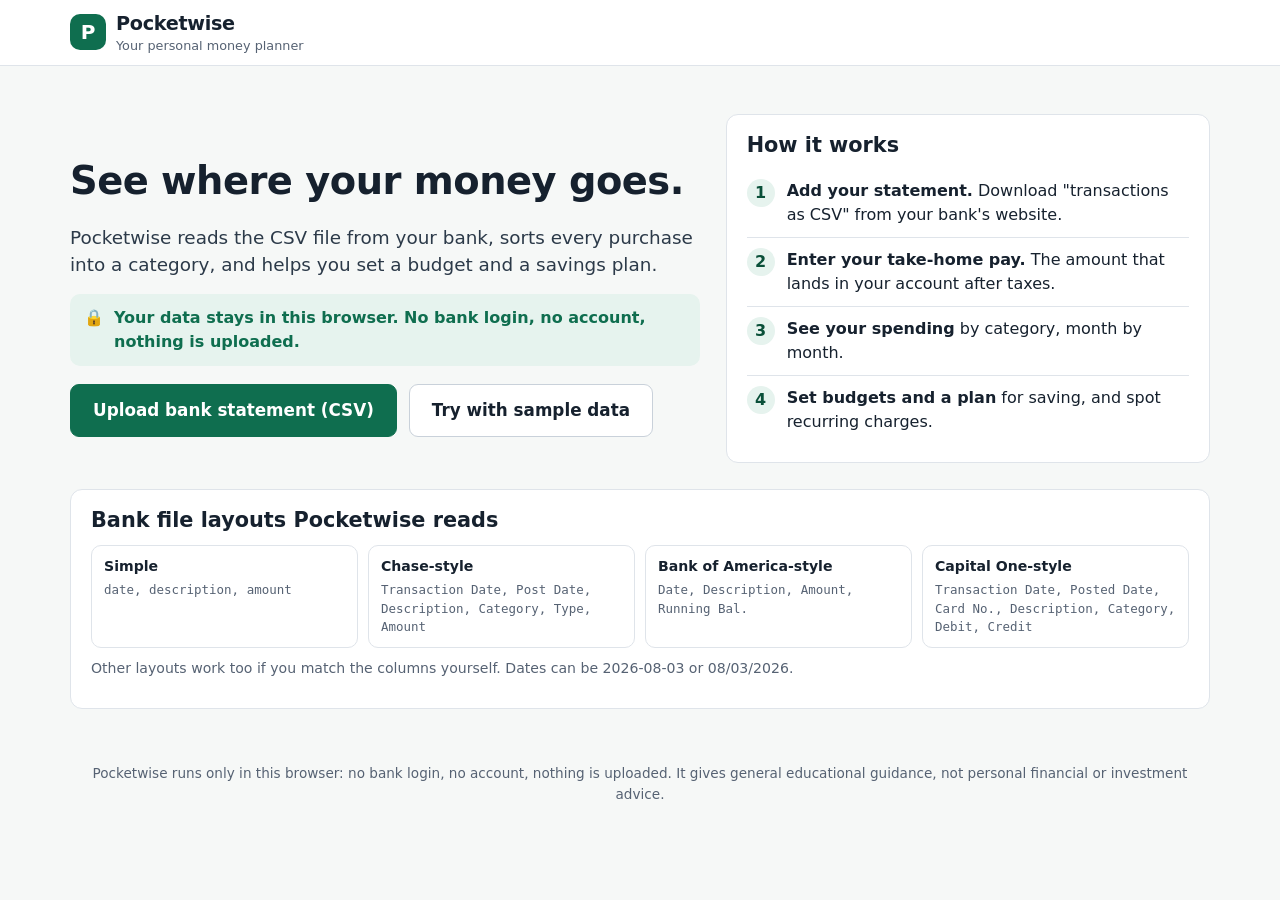
<file: index.html>
<!DOCTYPE html>
<html lang="en">
<head>
<meta charset="UTF-8">
<meta name="viewport" content="width=device-width, initial-scale=1">
<title>Pocketwise: Your personal money planner</title>
<meta name="description" content="Pocketwise sorts your bank-statement CSV into categories, shows where your money went, and helps you budget and save. Runs entirely in your browser.">
<link rel="stylesheet" href="styles.css">
</head>
<body>
<a class="skip-link" href="#view">Skip to main content</a>
<header class="topbar">
  <div class="topbar-inner">
    <a class="brand" href="#welcome" aria-label="Pocketwise home">
      <span class="brand-mark" aria-hidden="true">P</span>
      <span><span class="brand-name">Pocketwise</span><span class="brand-tag">Your personal money planner</span></span>
    </a>
    <div class="topbar-right">
      <span class="badge badge-sample" id="sampleBadge" hidden>Sample data (made up)</span>
      <label class="month-picker" id="monthPickerWrap" hidden>
        <span>Month</span>
        <select id="monthPicker" aria-label="Month shown on every tab"></select>
      </label>
    </div>
  </div>
  <nav class="tabs" id="tabs" aria-label="Main">
    <a href="#dashboard" data-tab="dashboard">Dashboard</a>
    <a href="#transactions" data-tab="transactions">Transactions <span class="count" id="reviewCount" hidden></span></a>
    <a href="#budget" data-tab="budget">Budget</a>
    <a href="#plan" data-tab="plan">Plan</a>
    <a href="#recurring" data-tab="recurring">Recurring</a>
    <a href="#settings" data-tab="settings">Settings</a>
  </nav>
</header>

<main id="view" tabindex="-1">
  <!-- Shown only if the app's files did not load; app.js replaces it when everything works. -->
  <div style="max-width:640px;margin:40px auto;padding:20px 24px;border:2px solid #b42318;border-radius:12px;background:#fdecea;color:#16212e;font:16px/1.5 Segoe UI,Arial,sans-serif">
    <h1 style="margin:0 0 8px;font-size:22px;color:#b42318">Pocketwise could not load its files</h1>
    <p style="margin:0 0 8px">This usually happens when <strong>index.html</strong> is opened from inside the ZIP file, or copied away from its folder.</p>
    <ol style="margin:0;padding-left:20px">
      <li>Right-click the downloaded ZIP and choose <strong>Extract All...</strong>, then click <strong>Extract</strong>.</li>
      <li>Open the extracted folder (keep <strong>index.html</strong>, <strong>styles.css</strong> and the <strong>js</strong> folder together).</li>
      <li>Double-click <strong>index.html</strong>.</li>
    </ol>
  </div>
</main>

<div id="toast" class="toast" role="status" aria-live="polite"></div>
<div id="modalRoot"></div>
<input type="file" id="fileInput" accept=".csv,text/csv,text/plain" hidden>
<input type="file" id="jsonInput" accept=".json,application/json" hidden>

<footer class="footer">
  Pocketwise runs only in this browser: no bank login, no account, nothing is uploaded.
  It gives general educational guidance, not personal financial or investment advice.
</footer>

<!-- Plain script tags (not ES modules) so the app also works when index.html is opened from disk. -->
<script src="js/config.js"></script>
<script src="js/util.js"></script>
<script src="js/import.js"></script>
<script src="js/categorize.js"></script>
<script src="js/income.js"></script>
<script src="js/analysis.js"></script>
<script src="js/budget.js"></script>
<script src="js/planner.js"></script>
<script src="js/recurring.js"></script>
<script src="js/storage.js"></script>
<script src="js/sample-data.js"></script>
<script src="js/app.js"></script>
</body>
</html>
</file>
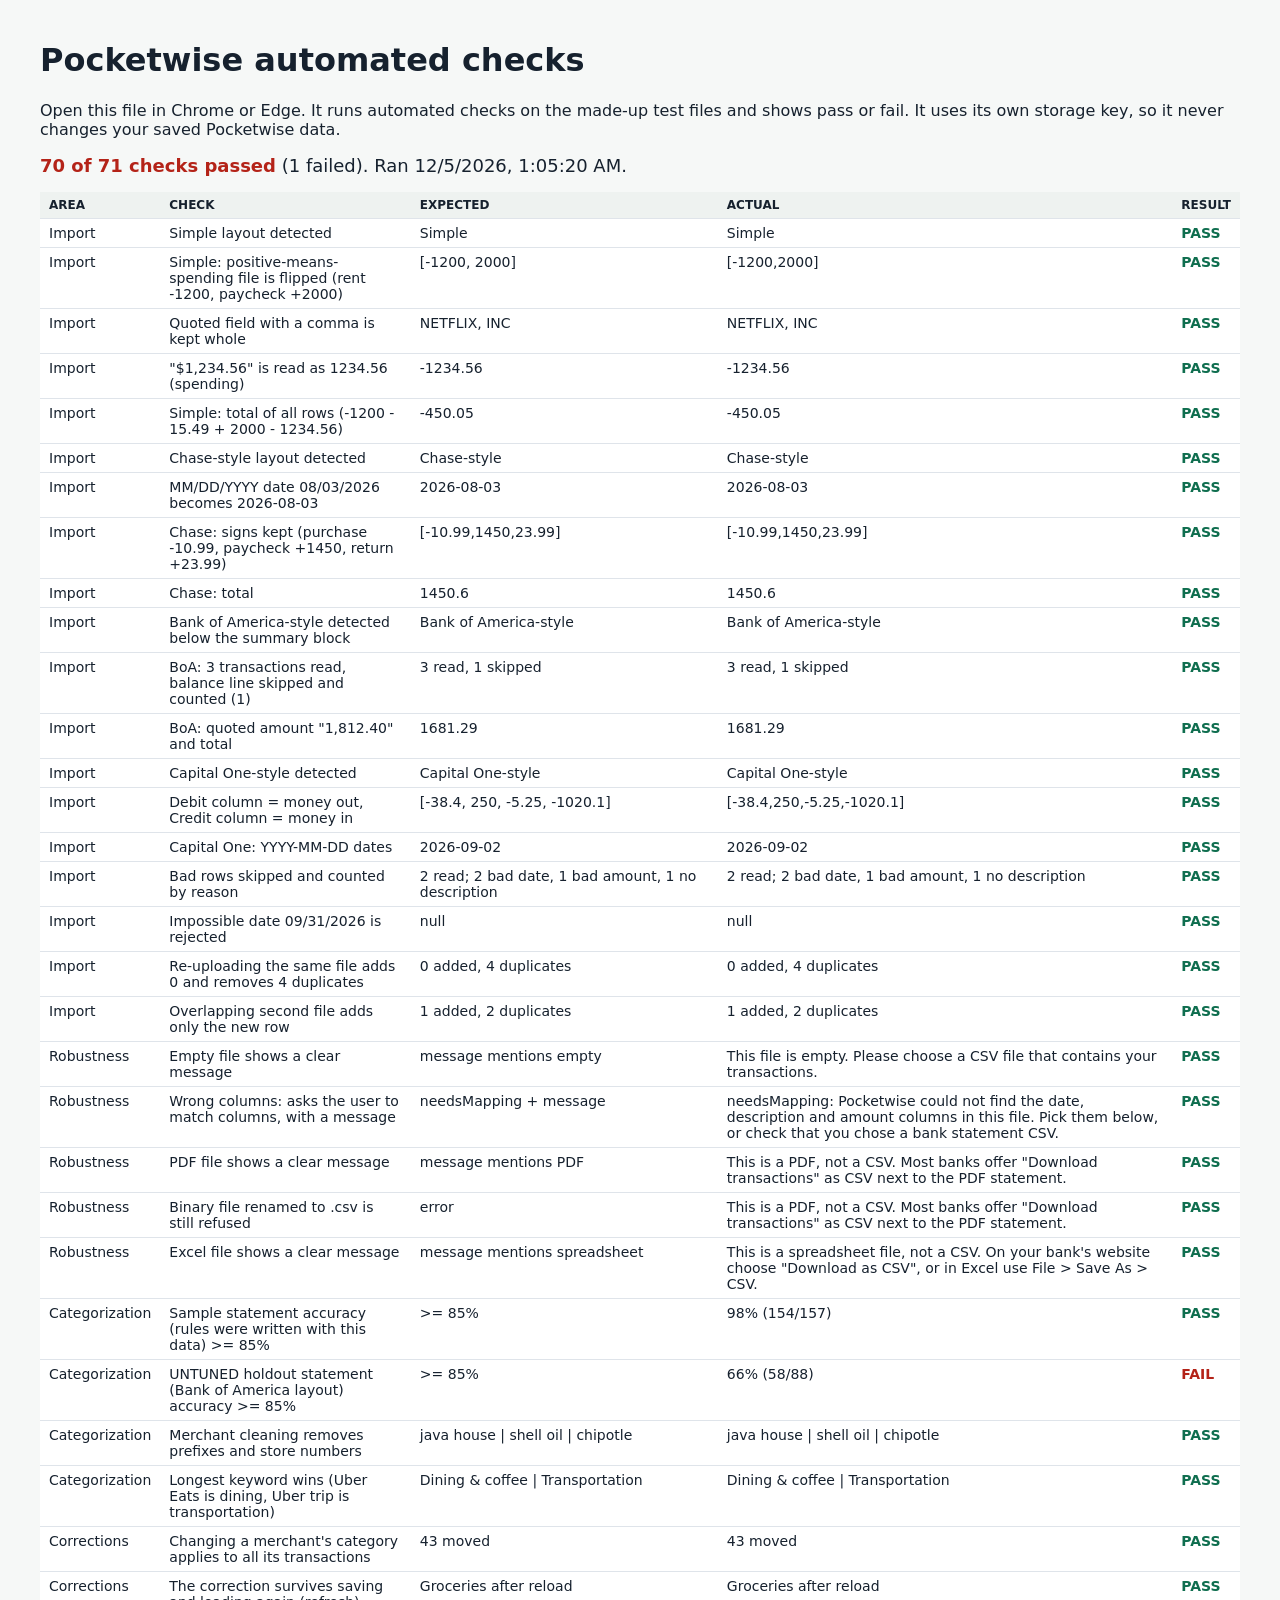
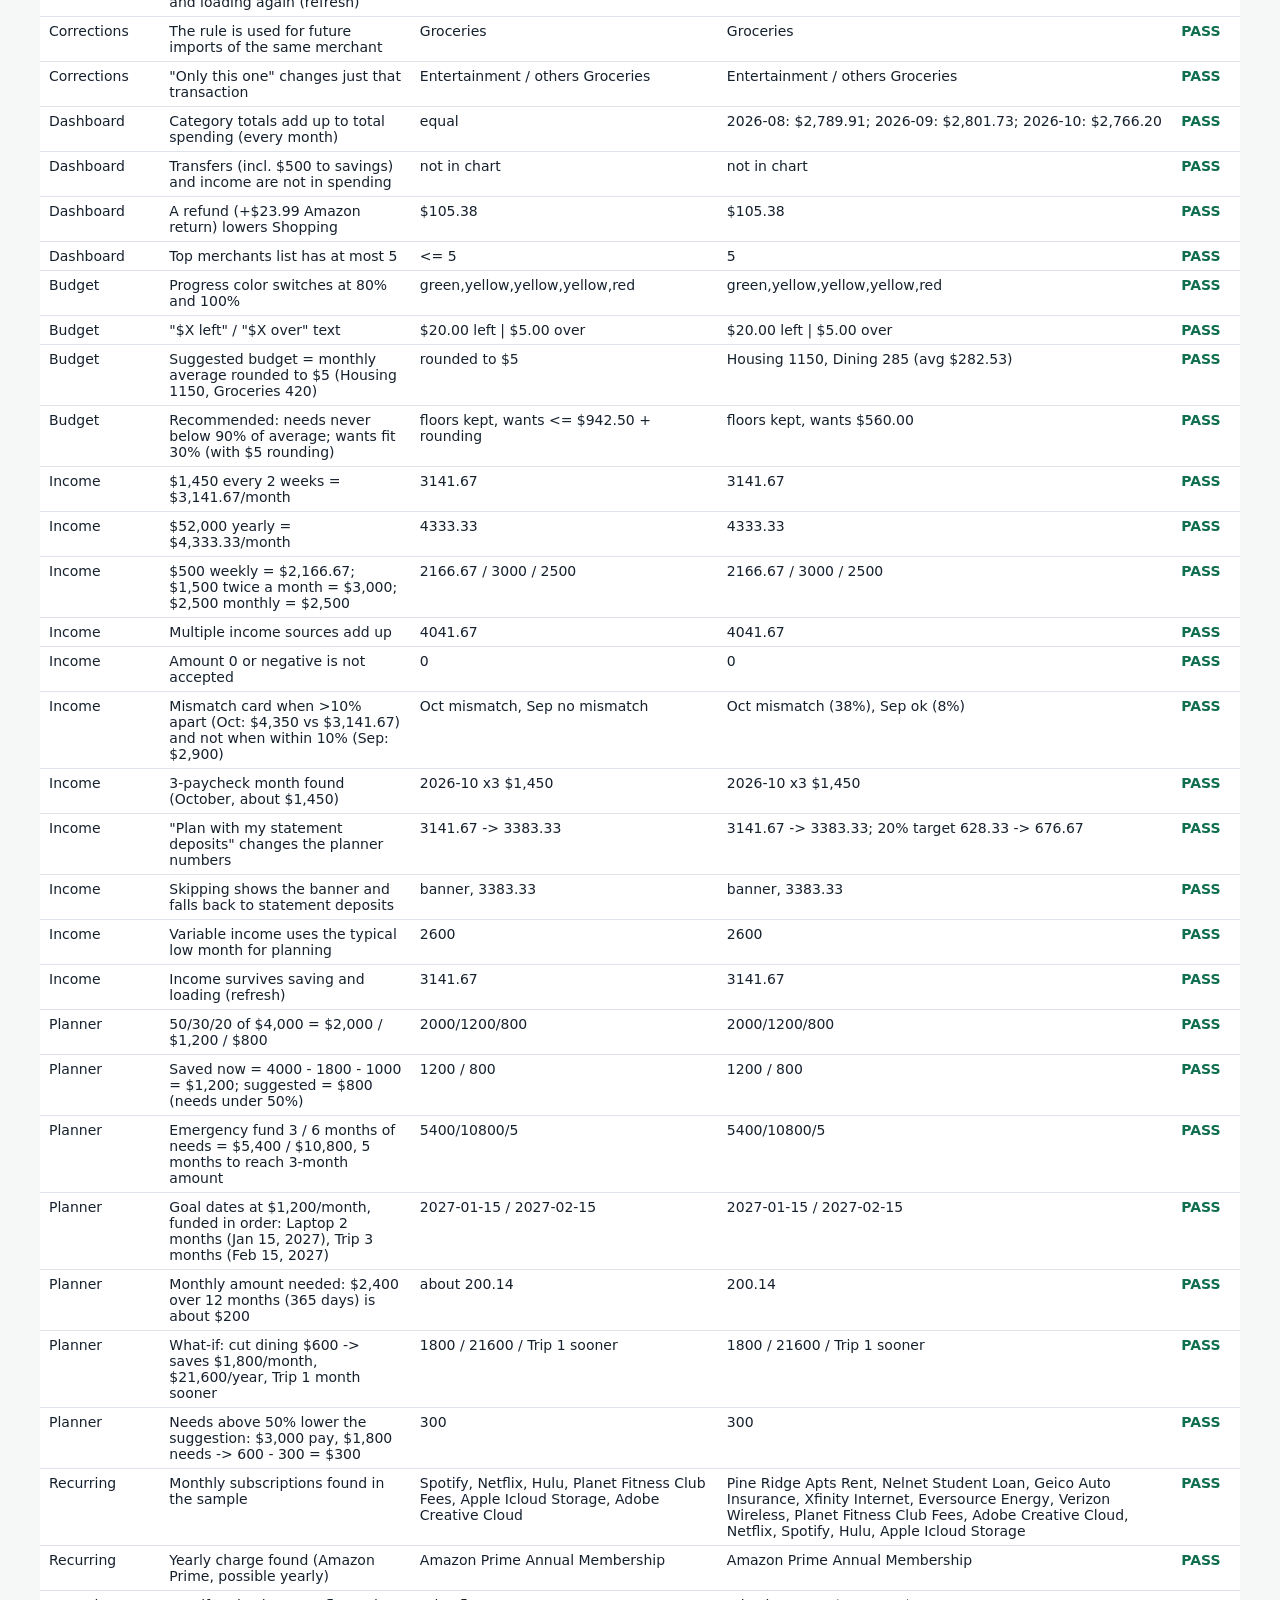
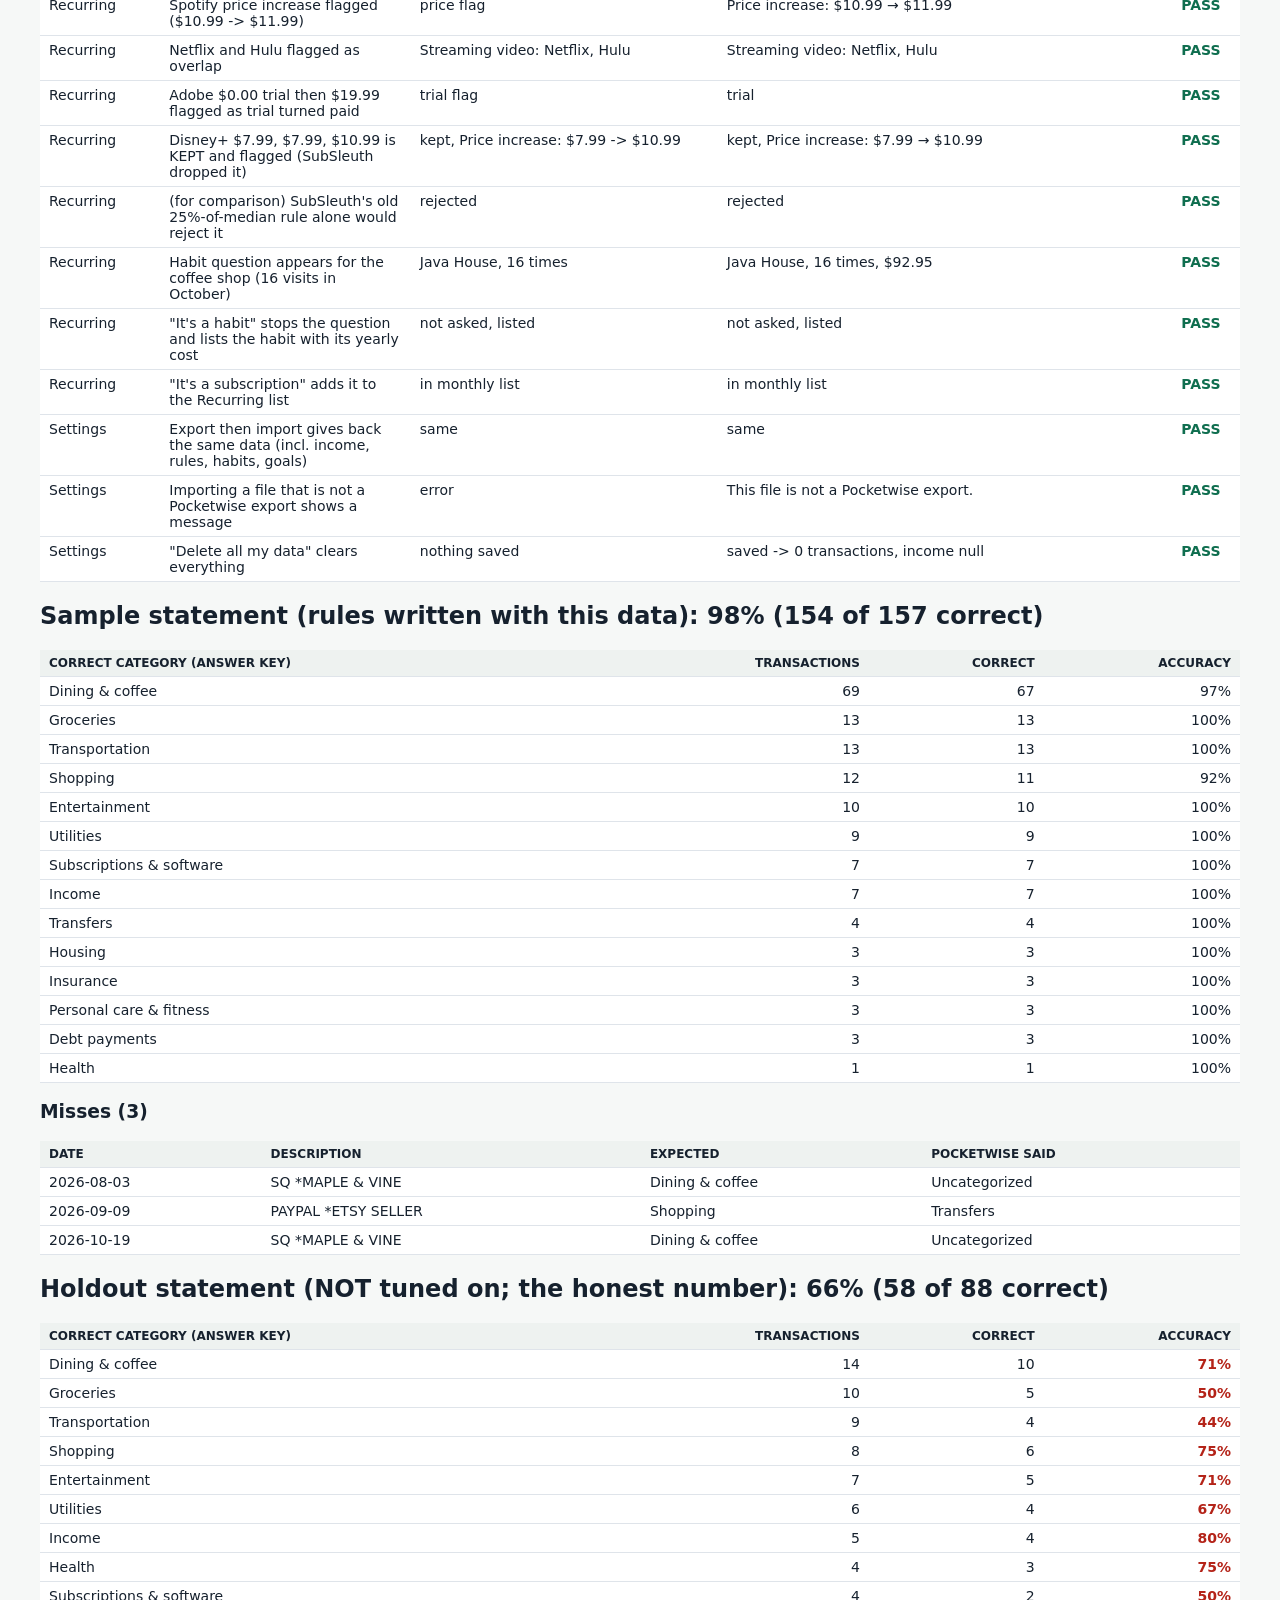
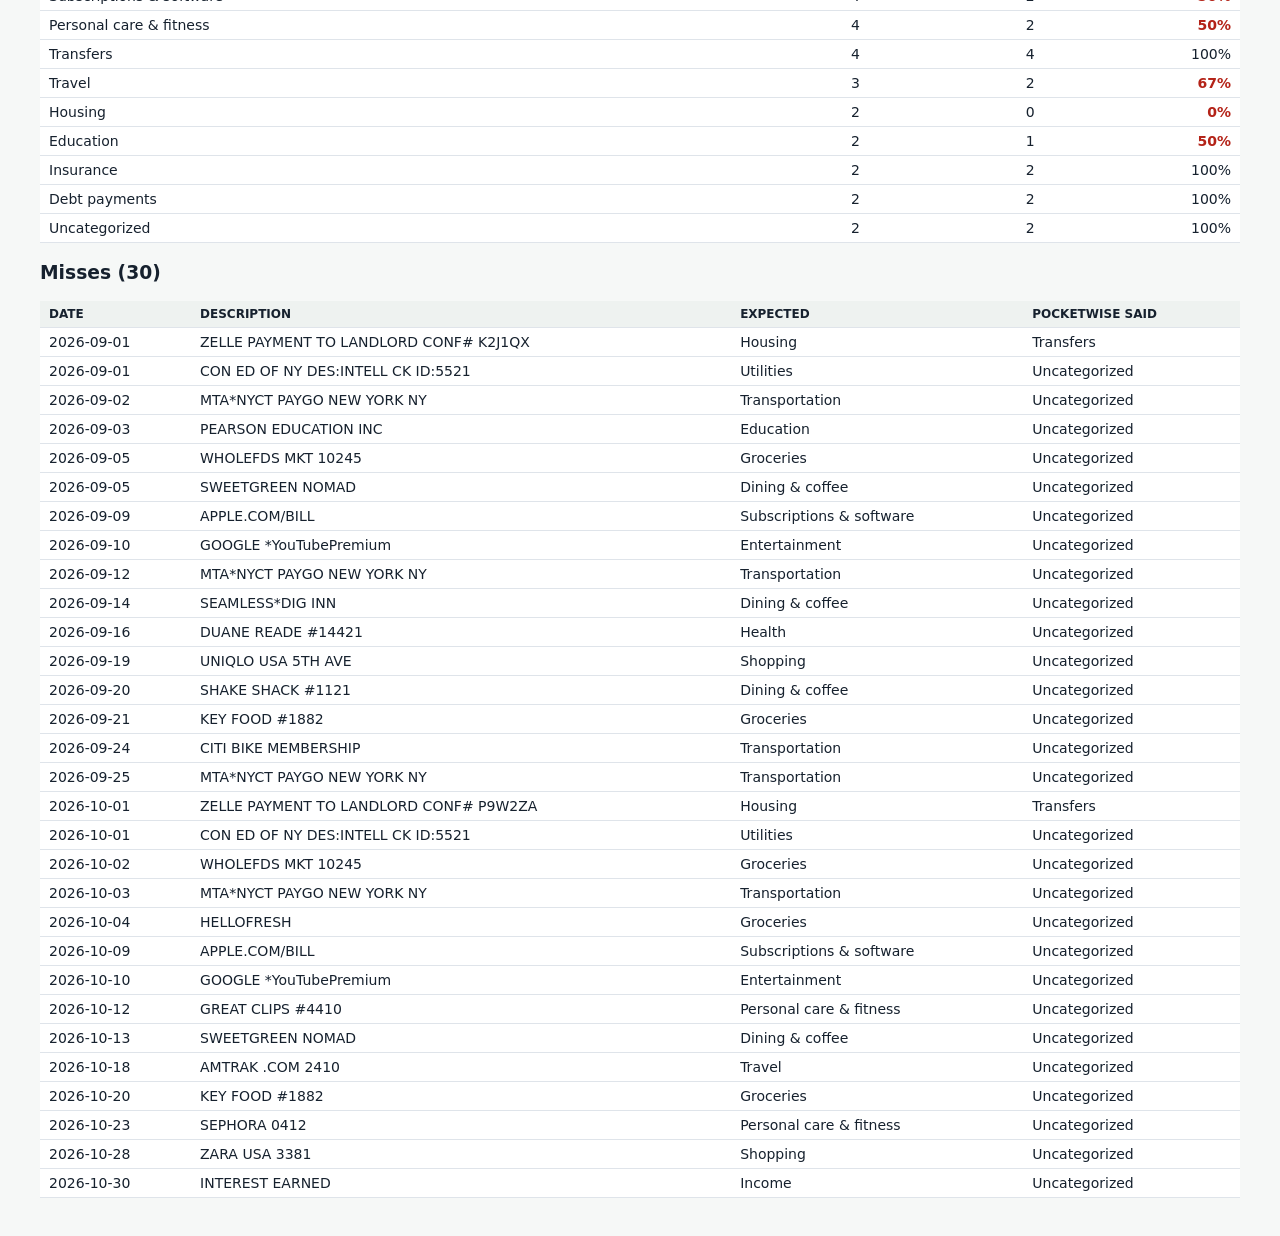
<file: tests/run-tests.html>
<!DOCTYPE html>
<html lang="en">
<head>
<meta charset="UTF-8">
<meta name="viewport" content="width=device-width, initial-scale=1">
<title>Pocketwise automated checks</title>
<style>
  body { font-family: "Segoe UI", system-ui, sans-serif; margin: 0; padding: 20px; color: #16212e; background: #f6f8f7; }
  main { max-width: 1200px; margin: 0 auto; }
  table { width: 100%; border-collapse: collapse; background: #fff; margin-bottom: 18px; font-size: 14px; }
  th, td { text-align: left; padding: 6px 9px; border-bottom: 1px solid #dfe4ea; vertical-align: top; }
  th { background: #eef2f0; font-size: 12px; text-transform: uppercase; }
  .num { text-align: right; }
  .pass { color: #0f6e4f; font-weight: 700; }
  .fail { color: #b42318; font-weight: 700; }
  #summary { font-size: 18px; margin: 10px 0 16px; }
</style>
</head>
<body>
<main>
  <h1>Pocketwise automated checks</h1>
  <p>Open this file in Chrome or Edge. It runs automated checks on the made-up test files and shows pass or fail. It uses its own storage key, so it never changes your saved Pocketwise data.</p>
  <div id="summary">Running...</div>
  <table><thead><tr><th>Area</th><th>Check</th><th>Expected</th><th>Actual</th><th>Result</th></tr></thead><tbody id="results"></tbody></table>
  <div id="accuracy"></div>
</main>
<script src="../js/config.js"></script>
<script src="../js/util.js"></script>
<script src="../js/import.js"></script>
<script src="../js/categorize.js"></script>
<script src="../js/income.js"></script>
<script src="../js/analysis.js"></script>
<script src="../js/budget.js"></script>
<script src="../js/planner.js"></script>
<script src="../js/recurring.js"></script>
<script src="../js/storage.js"></script>
<script src="fixtures.js"></script>
<script src="tests.js"></script>
</body>
</html>
</file>
<file: styles.css>
/* Pocketwise styles. One accent color (deep green); red only for overspending and alerts. */
:root {
  --accent: #0f6e4f;        /* change the accent color here */
  --accent-dark: #0a5039;
  --accent-soft: #e6f3ee;
  --ink: #16212e;
  --muted: #566273;
  --line: #dfe4ea;
  --bg: #f6f8f7;
  --card: #ffffff;
  --red: #b42318;   --red-soft: #fdecea;
  --yellow: #8a5a00; --yellow-bar: #e0a106; --yellow-soft: #fff5db;
  --green: #0f6e4f; --green-bar: #2e9a6f; --green-soft: #e6f3ee;
  --radius: 12px;
}
* { box-sizing: border-box; }
[hidden] { display: none !important; }
html { -webkit-text-size-adjust: 100%; }
body {
  margin: 0; background: var(--bg); color: var(--ink);
  font-family: "Segoe UI", system-ui, -apple-system, Roboto, Helvetica, Arial, sans-serif;
  font-size: 16px; line-height: 1.5;
}
a { color: var(--accent-dark); }
h1, h2, h3 { line-height: 1.25; margin: 0 0 .5em; }
h1 { font-size: 1.9rem; letter-spacing: -.5px; }
h2 { font-size: 1.3rem; }
h3 { font-size: 1.05rem; }
p { margin: 0 0 .8em; }
.skip-link { position: absolute; left: -9999px; }
.skip-link:focus { left: 8px; top: 8px; background: #fff; padding: 8px 12px; z-index: 100; }
:focus-visible { outline: 3px solid #5aa9e6; outline-offset: 2px; }

/* ---------- Top bar and tabs ---------- */
.topbar { background: #fff; border-bottom: 1px solid var(--line); position: sticky; top: 0; z-index: 20; }
.topbar-inner { max-width: 1180px; margin: 0 auto; padding: 10px 20px; display: flex; align-items: center; justify-content: space-between; gap: 12px; flex-wrap: wrap; }
.brand { display: flex; align-items: center; gap: 10px; text-decoration: none; color: var(--ink); }
.brand-mark { width: 36px; height: 36px; border-radius: 10px; background: var(--accent); color: #fff; display: grid; place-items: center; font-weight: 800; font-size: 20px; }
.brand-name { display: block; font-weight: 800; font-size: 1.2rem; letter-spacing: -.3px; }
.brand-tag { display: block; font-size: .8rem; color: var(--muted); margin-top: -3px; }
.topbar-right { display: flex; align-items: center; gap: 10px; flex-wrap: wrap; }
.month-picker { display: flex; align-items: center; gap: 6px; font-size: .9rem; color: var(--muted); font-weight: 600; }
.tabs { max-width: 1180px; margin: 0 auto; padding: 0 12px; display: flex; gap: 2px; overflow-x: auto; scrollbar-width: thin; }
.tabs a { padding: 10px 14px; text-decoration: none; color: var(--muted); font-weight: 600; border-bottom: 3px solid transparent; white-space: nowrap; }
.tabs a:hover { color: var(--ink); }
.tabs a[aria-current="page"] { color: var(--accent-dark); border-bottom-color: var(--accent); }
.tabs .count { display: inline-block; min-width: 20px; padding: 0 6px; border-radius: 999px; background: var(--yellow-soft); color: var(--yellow); font-size: .75rem; text-align: center; }
.tabs.hidden { display: none; }

main { max-width: 1180px; margin: 0 auto; padding: 22px 20px 30px; outline: none; }
main:focus, main:focus-visible { outline: none; }
.footer { max-width: 1180px; margin: 0 auto; padding: 8px 20px 30px; color: var(--muted); font-size: .85rem; text-align: center; }

/* ---------- Building blocks ---------- */
.card { background: var(--card); border: 1px solid var(--line); border-radius: var(--radius); padding: 18px 20px; margin-bottom: 16px; }
.card h2 { display: flex; align-items: baseline; gap: 10px; flex-wrap: wrap; }
.card .sub { color: var(--muted); font-size: .9rem; font-weight: 500; }
.muted { color: var(--muted); }
.small { font-size: .88rem; }
.grid { display: grid; gap: 16px; }
.grid-2 { grid-template-columns: repeat(2, minmax(0, 1fr)); }
.grid-3 { grid-template-columns: repeat(3, minmax(0, 1fr)); }
.grid-4 { grid-template-columns: repeat(4, minmax(0, 1fr)); }
.row { display: flex; gap: 10px; align-items: center; flex-wrap: wrap; }
.spacer { flex: 1; }
.page-head { display: flex; align-items: flex-end; justify-content: space-between; gap: 12px; flex-wrap: wrap; margin-bottom: 14px; }
.page-head h1 { margin: 0; }
.page-head p { margin: 2px 0 0; color: var(--muted); }

button, .btn {
  font: inherit; font-weight: 600; font-size: .95rem; border-radius: 9px; padding: 9px 16px; cursor: pointer;
  border: 1px solid #c9d1da; background: #fff; color: var(--ink); text-decoration: none; display: inline-flex; align-items: center; gap: 6px;
}
button:hover, .btn:hover { border-color: #9aa6b4; }
button.primary, .btn.primary { background: var(--accent); border-color: var(--accent); color: #fff; }
button.primary:hover, .btn.primary:hover { background: var(--accent-dark); }
button.danger { background: var(--red); border-color: var(--red); color: #fff; }
button.link { border: none; background: none; padding: 0; color: var(--accent-dark); text-decoration: underline; font-weight: 600; }
button.big { font-size: 1.05rem; padding: 13px 22px; }
button:disabled { opacity: .55; cursor: not-allowed; }

input[type="text"], input[type="number"], input[type="date"], input[type="search"], select {
  font: inherit; font-size: .95rem; padding: 8px 10px; border: 1px solid #c9d1da; border-radius: 8px; background: #fff; color: var(--ink); min-height: 40px;
}
input[type="number"] { width: 140px; }
label.field { display: flex; flex-direction: column; gap: 4px; font-weight: 600; font-size: .9rem; }
label.field .hint { font-weight: 400; color: var(--muted); }
.money-input { position: relative; display: inline-flex; align-items: center; }
.money-input span { position: absolute; left: 10px; color: var(--muted); }
.money-input input { padding-left: 22px; }
.checkbox { display: flex; gap: 8px; align-items: center; font-weight: 600; }
.checkbox input { width: 18px; height: 18px; }

.badge { display: inline-block; font-size: .78rem; font-weight: 700; padding: 3px 9px; border-radius: 999px; background: #eef1f5; color: var(--muted); white-space: nowrap; }
.badge-sample { background: var(--yellow-soft); color: var(--yellow); }
.badge.need { background: #e8eefb; color: #2848a0; }
.badge.want { background: #f4e9fb; color: #6b2a8f; }
.badge.review { background: var(--yellow-soft); color: var(--yellow); }
.badge.red { background: var(--red-soft); color: var(--red); }
.badge.green { background: var(--green-soft); color: var(--green); }

.banner { border-radius: 10px; padding: 12px 16px; margin-bottom: 16px; display: flex; gap: 12px; align-items: center; flex-wrap: wrap; border: 1px solid; }
.banner.info { background: #eef5fd; border-color: #c7dcf5; color: #1d4673; }
.banner.warn { background: var(--yellow-soft); border-color: #f1d690; color: #6b4600; }
.banner.bad { background: var(--red-soft); border-color: #f3c1bb; color: var(--red); }
.banner.good { background: var(--green-soft); border-color: #b9dfcd; color: var(--green); }
.banner p { margin: 0; }
.banner .icon { font-weight: 800; }
.error-box { background: var(--red-soft); color: var(--red); border: 1px solid #f3c1bb; border-radius: 10px; padding: 12px 16px; margin: 12px 0; }

/* ---------- Welcome ---------- */
.hero { display: grid; grid-template-columns: 1.3fr 1fr; gap: 26px; align-items: center; padding: 26px 0 10px; }
.hero h1 { font-size: 2.4rem; }
.hero .lead { font-size: 1.15rem; color: #2c3a49; }
.privacy { display: flex; gap: 10px; align-items: flex-start; background: var(--green-soft); border-radius: 10px; padding: 12px 14px; color: var(--green); font-weight: 600; margin: 14px 0 18px; }
.hero-actions { display: flex; gap: 12px; flex-wrap: wrap; }
.steps { list-style: none; padding: 0; margin: 0; counter-reset: s; }
.steps li { counter-increment: s; display: flex; gap: 12px; padding: 10px 0; border-bottom: 1px solid var(--line); }
.steps li:last-child { border-bottom: none; }
.steps li::before { content: counter(s); flex: 0 0 28px; height: 28px; border-radius: 50%; background: var(--accent-soft); color: var(--accent-dark); font-weight: 800; display: grid; place-items: center; }
.formats { display: grid; grid-template-columns: repeat(4, minmax(0, 1fr)); gap: 10px; }
.formats div { border: 1px solid var(--line); border-radius: 10px; padding: 10px 12px; background: #fff; font-size: .88rem; }
.formats code { font-size: .78rem; color: var(--muted); display: block; margin-top: 4px; word-break: break-word; }

/* ---------- Stats ---------- */
.stat { background: var(--card); border: 1px solid var(--line); border-radius: var(--radius); padding: 16px 18px; }
.stat .label { color: var(--muted); font-size: .8rem; font-weight: 700; text-transform: uppercase; letter-spacing: .5px; }
.stat .value { font-size: 2rem; font-weight: 800; letter-spacing: -.5px; margin-top: 2px; font-variant-numeric: tabular-nums; }
.stat .value.neg { color: var(--red); }
.stat .note { font-size: .86rem; color: var(--muted); margin-top: 4px; }
.stat .pair { display: grid; grid-template-columns: 1fr 1fr; gap: 8px; margin-top: 8px; border-top: 1px solid var(--line); padding-top: 8px; font-size: .84rem; color: var(--muted); }
.stat .pair strong { display: block; color: var(--ink); font-size: 1rem; }

/* ---------- Category chart (HTML rows with plain SVG bars) ---------- */
.chart { display: grid; gap: 6px; }
.chart-row { display: grid; grid-template-columns: 190px minmax(80px, 1fr) 150px 120px; gap: 10px; align-items: center; font-size: .92rem; }
.chart-row .name { font-weight: 600; overflow: hidden; text-overflow: ellipsis; white-space: nowrap; }
.chart-row svg { width: 100%; height: 20px; display: block; }
.chart-row .amt { text-align: right; font-variant-numeric: tabular-nums; }
.chart-row .amt span { color: var(--muted); font-size: .84rem; }
.chart-row .chg { font-size: .84rem; text-align: right; font-variant-numeric: tabular-nums; }
.up { color: var(--red); } .down { color: var(--green); } .flat { color: var(--muted); }

.list-plain { list-style: none; margin: 0; padding: 0; }
.list-plain li { display: flex; justify-content: space-between; gap: 10px; padding: 8px 0; border-bottom: 1px solid var(--line); }
.list-plain li:last-child { border-bottom: none; }
.num { text-align: right; font-variant-numeric: tabular-nums; white-space: nowrap; }
.insights { list-style: none; margin: 0; padding: 0; display: grid; gap: 8px; }
.insights li { padding: 10px 14px; border-radius: 9px; background: #f3f6f9; border-left: 5px solid var(--accent); }
.insights li.warn { background: var(--red-soft); border-left-color: var(--red); }
.split-bar { display: flex; height: 22px; border-radius: 6px; overflow: hidden; margin: 8px 0; }
.legend { display: flex; gap: 16px; flex-wrap: wrap; font-size: .9rem; }
.legend i { display: inline-block; width: 12px; height: 12px; border-radius: 3px; margin-right: 6px; vertical-align: -1px; }

/* ---------- Tables ---------- */
.table-wrap { overflow-x: auto; }
table { width: 100%; border-collapse: collapse; font-size: .92rem; }
th, td { text-align: left; padding: 8px 10px; border-bottom: 1px solid var(--line); vertical-align: middle; }
th { font-size: .78rem; text-transform: uppercase; letter-spacing: .4px; color: var(--muted); white-space: nowrap; }
th button.sort { border: none; background: none; padding: 0; font: inherit; color: inherit; text-transform: inherit; letter-spacing: inherit; font-weight: 700; }
th button.sort:hover { color: var(--ink); }
tr.needs-review td { background: #fffaf0; }
tr.needs-review td:first-child { box-shadow: inset 4px 0 0 var(--yellow-bar); }
td select { min-height: 34px; padding: 4px 6px; font-size: .88rem; max-width: 210px; }
td.desc { color: var(--muted); font-size: .84rem; max-width: 260px; }
.amount-in { color: var(--green); font-weight: 600; }
.filters { display: flex; gap: 10px; flex-wrap: wrap; align-items: flex-end; margin-bottom: 12px; }
.filters input[type="search"] { min-width: 240px; }

/* ---------- Budget ---------- */
.budget-row { display: grid; grid-template-columns: 220px 150px minmax(120px, 1fr) 210px; gap: 14px; align-items: center; padding: 12px 0; border-bottom: 1px solid var(--line); }
.budget-row:last-child { border-bottom: none; }
.budget-row .cat { font-weight: 700; }
.progress { height: 14px; border-radius: 999px; background: #edf0f3; overflow: hidden; }
.progress > div { height: 100%; border-radius: 999px; }
.lvl-green { background: var(--green-bar); }
.lvl-yellow { background: var(--yellow-bar); }
.lvl-red { background: var(--red); }
.status { font-size: .88rem; font-weight: 700; }
.status.green { color: var(--green); } .status.yellow { color: var(--yellow); } .status.red { color: var(--red); }

/* ---------- Planner ---------- */
.disclaimer { background: #f3f4f6; border-radius: 10px; padding: 10px 14px; color: #3d4652; font-size: .92rem; }
.checklist { list-style: none; padding: 0; margin: 0; }
.checklist li { display: flex; gap: 12px; padding: 10px 0; border-bottom: 1px solid var(--line); }
.checklist li:last-child { border-bottom: none; }
.checklist .mark { flex: 0 0 26px; height: 26px; border-radius: 50%; display: grid; place-items: center; font-weight: 800; font-size: .85rem; background: #eef1f5; color: var(--muted); }
.checklist .mark.done { background: var(--green-soft); color: var(--green); }
.goal-row { display: grid; grid-template-columns: 1.4fr 1fr 1fr auto; gap: 10px; align-items: end; margin-bottom: 10px; }
.goal-row > * { min-width: 0; }
.goal-row input, .goal-row .money-input { width: 100%; min-width: 0; }
.goal-row button { justify-self: start; }
input[type="range"] { width: 100%; accent-color: var(--accent); }

/* ---------- Recurring ---------- */
.flag { display: inline-block; font-size: .78rem; font-weight: 700; padding: 2px 8px; border-radius: 6px; margin: 2px 4px 2px 0; }
.flag.price { background: var(--red-soft); color: var(--red); }
.flag.trial { background: var(--yellow-soft); color: var(--yellow); }
.flag.overlap { background: #f1e8ff; color: #6b21a8; }
.flag.possible, .flag.user { background: #eef1f5; color: var(--muted); }
.habit-card { border: 1px solid #f1d690; background: #fffbef; border-radius: 10px; padding: 14px 16px; margin-bottom: 10px; }
.habit-card p { margin: 0 0 8px; }

/* ---------- Modal and toast ---------- */
.modal-backdrop { position: fixed; inset: 0; background: rgba(18, 28, 38, .45); display: grid; place-items: center; z-index: 50; padding: 16px; }
.modal { background: #fff; border-radius: 14px; padding: 22px 24px; max-width: 520px; width: 100%; box-shadow: 0 20px 60px rgba(0,0,0,.25); }
.modal h2 { margin-top: 0; }
.modal .row { margin-top: 16px; }
.toast { position: fixed; left: 50%; bottom: 22px; transform: translateX(-50%); background: var(--ink); color: #fff; padding: 10px 18px; border-radius: 10px; font-weight: 600; opacity: 0; pointer-events: none; transition: opacity .2s; z-index: 60; max-width: calc(100% - 32px); }
.toast.show { opacity: 1; }

.empty { text-align: center; padding: 40px 20px; }
.empty p { color: var(--muted); }
.coming-soon { opacity: .75; }

/* ---------- Phones and small laptops ---------- */
@media (max-width: 980px) {
  .goal-row { grid-template-columns: 1fr 1fr; }
  .goal-row label:first-child { grid-column: 1 / -1; }
  .grid-4 { grid-template-columns: repeat(2, minmax(0, 1fr)); }
  .grid-3 { grid-template-columns: minmax(0, 1fr); }
  .formats { grid-template-columns: repeat(2, minmax(0, 1fr)); }
  .budget-row { grid-template-columns: 1fr 150px; }
  .budget-row .progress-cell { grid-column: 1 / -1; }
  .budget-row .left-cell { grid-column: 1 / -1; }
  .chart-row { grid-template-columns: 150px minmax(60px, 1fr) 120px; }
  .chart-row .chg { grid-column: 2 / -1; text-align: left; margin-top: -6px; }
}
@media (max-width: 700px) {
  body { font-size: 15px; }
  main { padding: 16px 12px 24px; }
  .topbar-inner { padding: 8px 12px; }
  .hero { grid-template-columns: 1fr; padding-top: 6px; }
  .hero h1 { font-size: 1.9rem; }
  .grid-2, .grid-4 { grid-template-columns: minmax(0, 1fr); }
  .stat .value { font-size: 1.7rem; }
  .chart-row { grid-template-columns: 1fr auto; gap: 2px 10px; }
  .chart-row .name { grid-column: 1; }
  .chart-row .amt { grid-column: 2; }
  .chart-row svg { grid-column: 1 / -1; }
  .chart-row .chg { grid-column: 1 / -1; margin-top: 0; }
  .goal-row { grid-template-columns: 1fr 1fr; }
  .goal-row label:first-child { grid-column: 1 / -1; }
  .filters input[type="search"] { min-width: 0; width: 100%; }
  .card { padding: 14px; }
  .formats { grid-template-columns: 1fr; }
  .brand-tag { display: none; }
}
</file>
